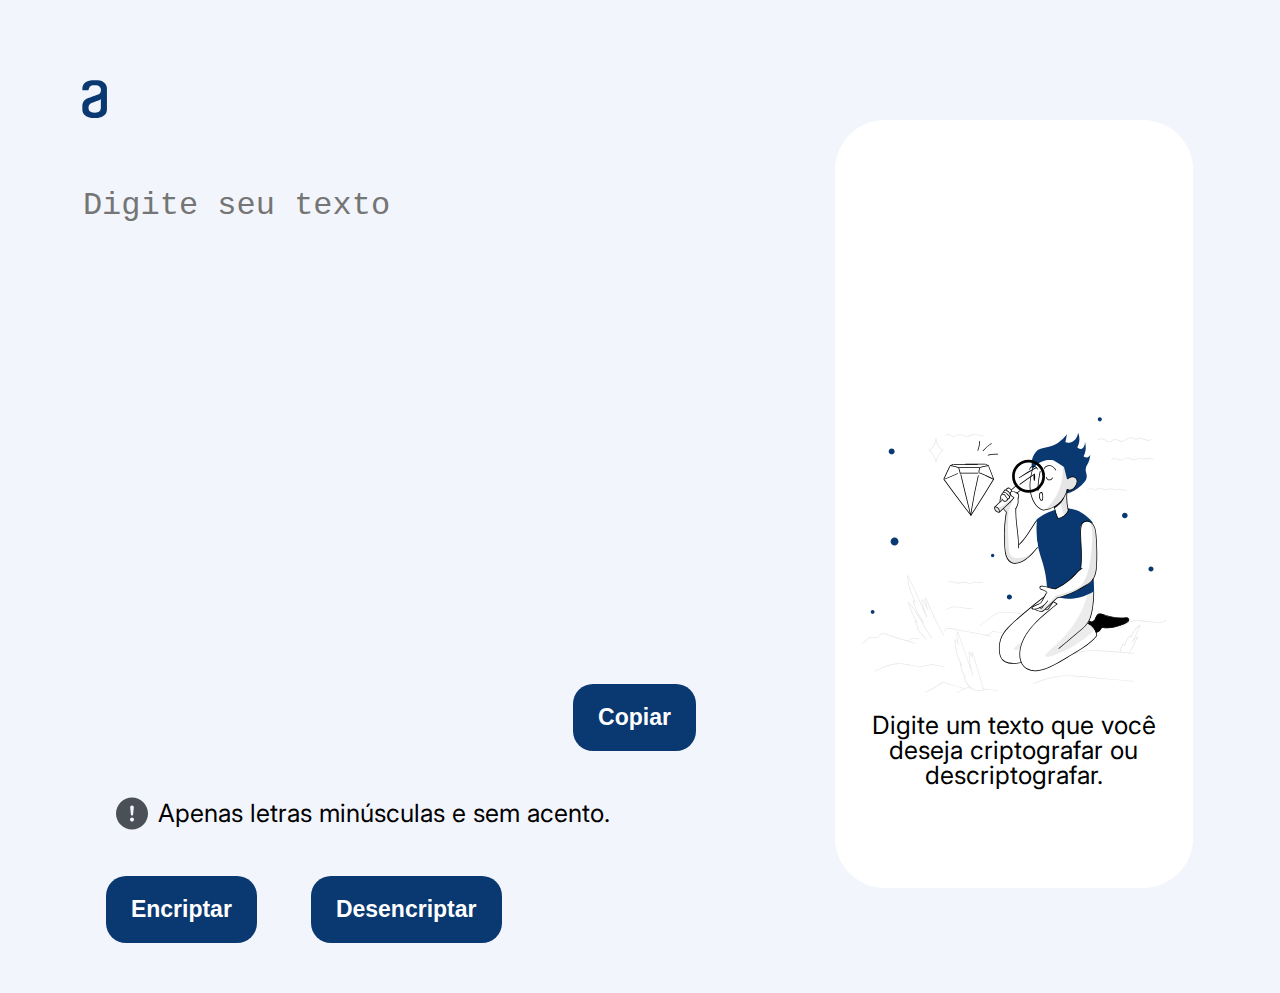
<file: index.html>
<!DOCTYPE html>
<html lang="pt-br">
    <head>
        <meta charset="UTF-8">
        <meta name="viewport" content="width=device-width">
        <link rel="shortcut icon" href="img/favicon.svg" type="image/x-icon">
        <title>Challenge 1 - Encriptador/Desencriptador de texto</title>
        <link rel="stylesheet" href="css/reset.css">
        <link rel="stylesheet" href="css/style.css">
        <script src="js/script.js"></script>
        <link rel="preconnect" href="https://fonts.googleapis.com">
        <link rel="preconnect" href="https://fonts.gstatic.com" crossorigin>
        <link href="https://fonts.googleapis.com/css2?family=Inter:wght@600&display=swap" rel="stylesheet">
    </head>
    <body>
        <header>
            <img src="img/logo.svg" alt="logo da alura">
        </header>
        <main>
            <section class="parte-um">
                <div class="textarea-container">
                    <textarea required placeholder="Digite seu texto" id="mensagem-inicial" cols="30" rows="10"></textarea>  
                </div>
                <div class="copiar-container"><input class="copiar" type="button" value="Copiar"></div>
                <div class="alerta">
                    <img src="img/exclamacao-texto.svg" alt="exclamação de alerta.">
                    <p>Apenas letras minúsculas e sem acento.</p>
                </div>
                <input type="submit" class="botao" value="Encriptar">
                <input type="submit" class="botao" value="Desencriptar">
            </section>
            <section class="parte-dois">
                <textarea class="resultado-mensagem" cols="30" rows="10"></textarea>
                <div class="img">
                    <img src="img/pessoa.svg" alt="imagem com uma pessoa sentada">
                    <p>Digite um texto que você deseja criptografar ou descriptografar.</p>
                </div>
            </section>
        </main>   
    </body>
</html>
</file>
<file: css/style.css>
/* divs gerais*/
body {
    background:#F3F5FC;
    font-family: 'Inter', sans-serif;
}
textarea {
    outline: 0;
    resize: none;
    border: none;
    width: 100%;
    height: auto;
    font-size: 32px;
    line-height: 48px;
    background:#F3F5FC;
}
/*header*/
header {
    width: 100%;
}
header img {
    width: 30px;
    height: 38px;
    margin: 80px 0 0 80px;
}
/*main */
main {
    margin-bottom: 30px ;
    display: flex;
    flex-direction: row;
    justify-content: space-around;
}
/*parte-um*/
.parte-um {
    width: 50%;
    margin-left:1.5em;
    padding-top: 60px;
}
.textarea-container {
    display: flex;
    flex-direction: row;
    justify-content: flex-end;
}
.textarea-container textarea {
    width: 100%;
}
.parte-um label {
    color: #495057;
    font-size: 20px;
    flex-direction: column;
}
/*alerta*/
.alerta {
    margin-left: 25px;
    width: 100%;
    display: flex;
    justify-content: flex-start;
}
.alerta img {
    margin: 10px;
    width: 5%;
}
.alerta p {
    margin: 30px 0;
    font-size: 25px;
    vertical-align: top;
}
/*botão copiar*/
.copiar-container {
    display: flex;
    justify-content: flex-end;
}
.copiar {
    margin: 20px 25px;
    align-self: flex-end;
    padding: 20px 25px;
    background: #0A3871;
    font-size: 23px;
    border: none;
    font-weight: bold;
    color: #fff;
    cursor:pointer;
    border-radius: 20px;
}
.copiar:hover {
    background: #024699;
}
.copiar:active {
    transform: scale(0.9);
}
/* estilo dos botões*/
.botao {
    padding: 20px 25px;
    margin: 20px 25px;
    color: #fff;
    font-weight: bold;
    font-size: 23px;
    border: none;
    cursor:pointer;
    background: #0A3871;
    border-radius: 20px;
}
.parte-um .botao:hover {
    background-color: #024699;
}
.parte-um .botao:active {
    transform: scale(0.9);
}
/* parte-dois*/
.parte-dois {
    width: 28%;
    height: 100%;
    margin: 0 30px 30px 0;
    border-radius: 50px;
    background: #fff;
}
.parte-dois textarea {
    margin: 25px 0 20px 0px;
    padding: 0 15px;
    width: 98%;
    height: 100%;
    max-height: 250px;
    background: none;
}
.parte-dois img {
    display: block;
    width: 85%;
    height: auto;
    margin: 0 auto;

}
.parte-dois p {
    font-size: 25px;
    padding: 20px 15px 100px 15px;
    text-align: center;
}
</file>
